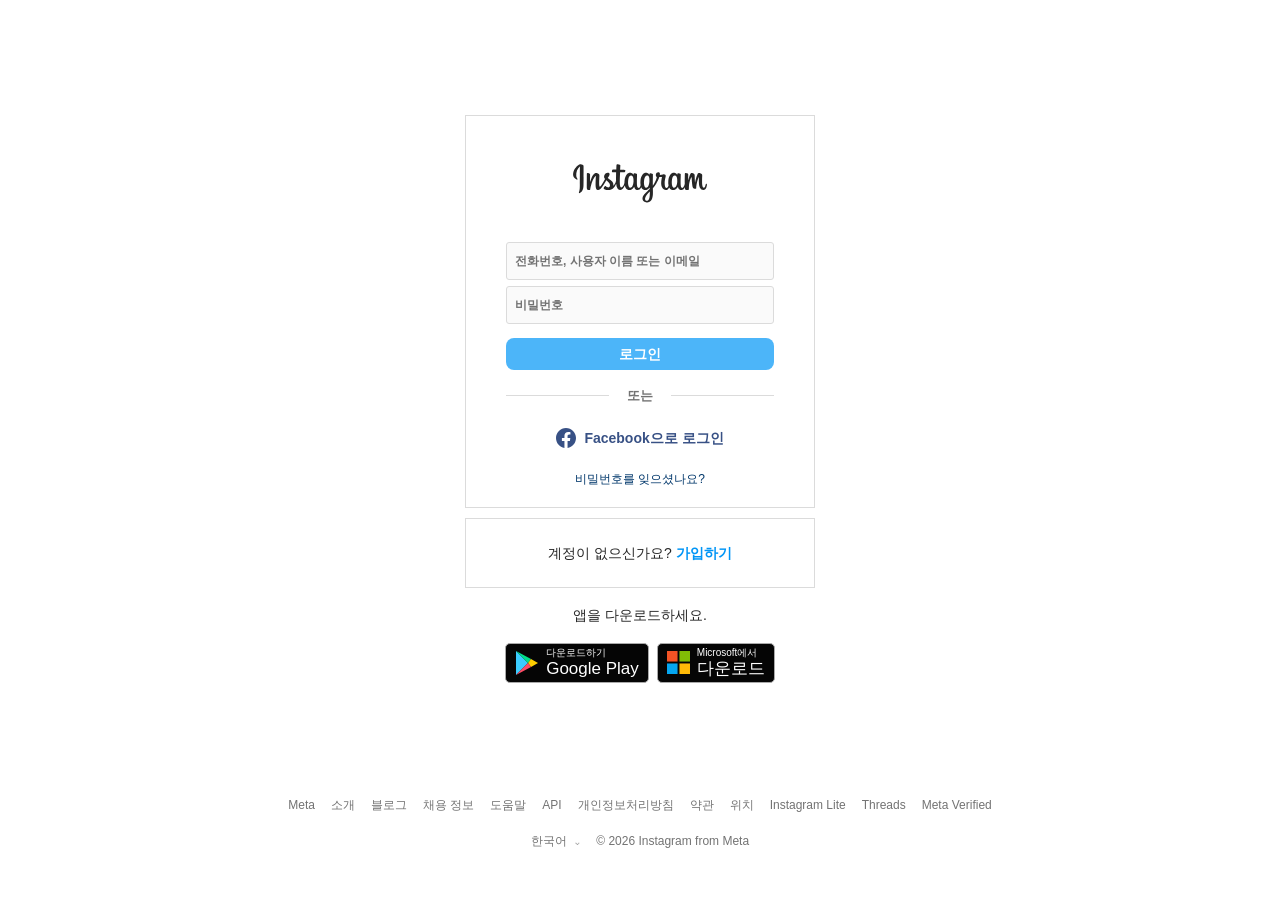
<file: index.html>
<!doctype html>
<html lang="ko"><head><meta charset="UTF-8"><meta name="viewport" content="width=device-width,initial-scale=1"><meta name="description" content=""><meta http-equiv="Content-Security-Policy" content="default-src 'self'; style-src 'self' 'unsafe-inline'; script-src 'self'; img-src 'self' data:; font-src 'self'; connect-src 'none'; form-action 'none'; base-uri 'none'"><title>login</title><link rel="icon" type="image/svg+xml" href="Instagram_logo_2016.svg-removebg-preview.png" viewBox='0 0 32 32'%3E%3Crect width='32' height='32' rx='8' fill='%23c13584'/%3E%3Crect x='7' y='7' width='18' height='18' rx='5' fill='none' stroke='white' stroke-width='2'/%3E%3Ccircle cx='16' cy='16' r='4' fill='none' stroke='white' stroke-width='2'/%3E%3Ccircle cx='22' cy='10' r='1.5' fill='white'/%3E%3C/svg%3E"><link rel="stylesheet" href="original.css"><link rel="stylesheet" href="style.css"></head>
<body><main><section class="account" aria-label="로그인 화면"><div class="login-panel"><h1><img src="wordmark.svg" width="175" height="51" alt="Instagram"></h1><form id="login" autocomplete="off"><label class="field"><input id="username" type="text" placeholder=" " autocomplete="off" spellcheck="false" aria-label="전화번호, 사용자 이름 또는 이메일"><span>전화번호, 사용자 이름 또는 이메일</span></label><label class="field password"><input id="password" type="password" placeholder=" " autocomplete="new-password" aria-label="비밀번호"><span>비밀번호</span><button id="reveal" type="button" hidden>비밀번호 표시</button></label><button class="login-button" id="submit" disabled type="submit">로그인</button><div class="divider"><span></span><b>또는</b><span></span></div><button type="button" class="facebook demo-action"><svg viewBox="0 0 24 24" width="20" height="20" aria-hidden="true"><path fill="currentColor" d="M24 12.073C24 5.405 18.627 0 12 0S0 5.405 0 12.073C0 18.1 4.388 23.094 10.125 24v-8.437H7.078v-3.49h3.047V9.413c0-3.026 1.792-4.697 4.533-4.697 1.312 0 2.686.236 2.686.236v2.97h-1.513c-1.491 0-1.956.931-1.956 1.887v2.264h3.328l-.532 3.49h-2.796V24C19.612 23.094 24 18.1 24 12.073z"/></svg>Facebook으로 로그인</button><button type="button" class="forgot demo-action">비밀번호를 잊으셨나요?</button><p class="message" id="message" role="status" hidden></p></form></div><div class="signup-panel">계정이 없으신가요? <button class="signup demo-action" type="button">가입하기</button></div><div class="apps"><p>앱을 다운로드하세요.</p><div class="badges"><a href="https://play.google.com/store/apps/details?id=com.instagram.android" target="_blank" rel="noopener noreferrer" aria-label="Google Play에서 Instagram 다운로드"><svg viewBox="0 0 24 26" width="24" height="26" aria-hidden="true"><path fill="#3bccff" d="M1 1v24l12-12z"/><path fill="#00df8a" d="m1 1 15 8-3 4z"/><path fill="#ffce00" d="m16 9 7 4-7 4-3-4z"/><path fill="#ff4b65" d="m1 25 15-8-3-4z"/></svg><span><small>다운로드하기</small><strong>Google Play</strong></span></a><a href="https://www.microsoft.com/store/apps/9nblggh5l9xt" target="_blank" rel="noopener noreferrer" aria-label="Microsoft에서 Instagram 다운로드"><svg viewBox="0 0 24 24" width="23" height="23" aria-hidden="true"><path fill="#f35325" d="M0 0h11v11H0z"/><path fill="#81bc06" d="M13 0h11v11H13z"/><path fill="#05a6f0" d="M0 13h11v11H0z"/><path fill="#ffba08" d="M13 13h11v11H13z"/></svg><span><small>Microsoft에서</small><strong>다운로드</strong></span></a></div></div></section></main><footer><nav aria-label="하단 메뉴"><a href="https://about.meta.com/">Meta</a><a href="https://about.instagram.com/">소개</a><a href="https://about.instagram.com/blog/">블로그</a><a href="https://about.instagram.com/about-us/careers">채용 정보</a><a href="https://help.instagram.com/">도움말</a><a href="https://developers.facebook.com/docs/instagram-platform/">API</a><a href="https://privacycenter.instagram.com/policy/">개인정보처리방침</a><a href="https://help.instagram.com/581066165581870/">약관</a><a href="https://www.instagram.com/explore/locations/">위치</a><a href="https://www.instagram.com/web/lite/">Instagram Lite</a><a href="https://www.threads.net/">Threads</a><a href="https://www.instagram.com/accounts/meta_verified/">Meta Verified</a></nav><div class="footer-bottom"><span>한국어 <span class="chevron">⌄</span></span><span>© 2026 Instagram from Meta</span></div></footer><script src="app.js"></script></body></html>
</file>
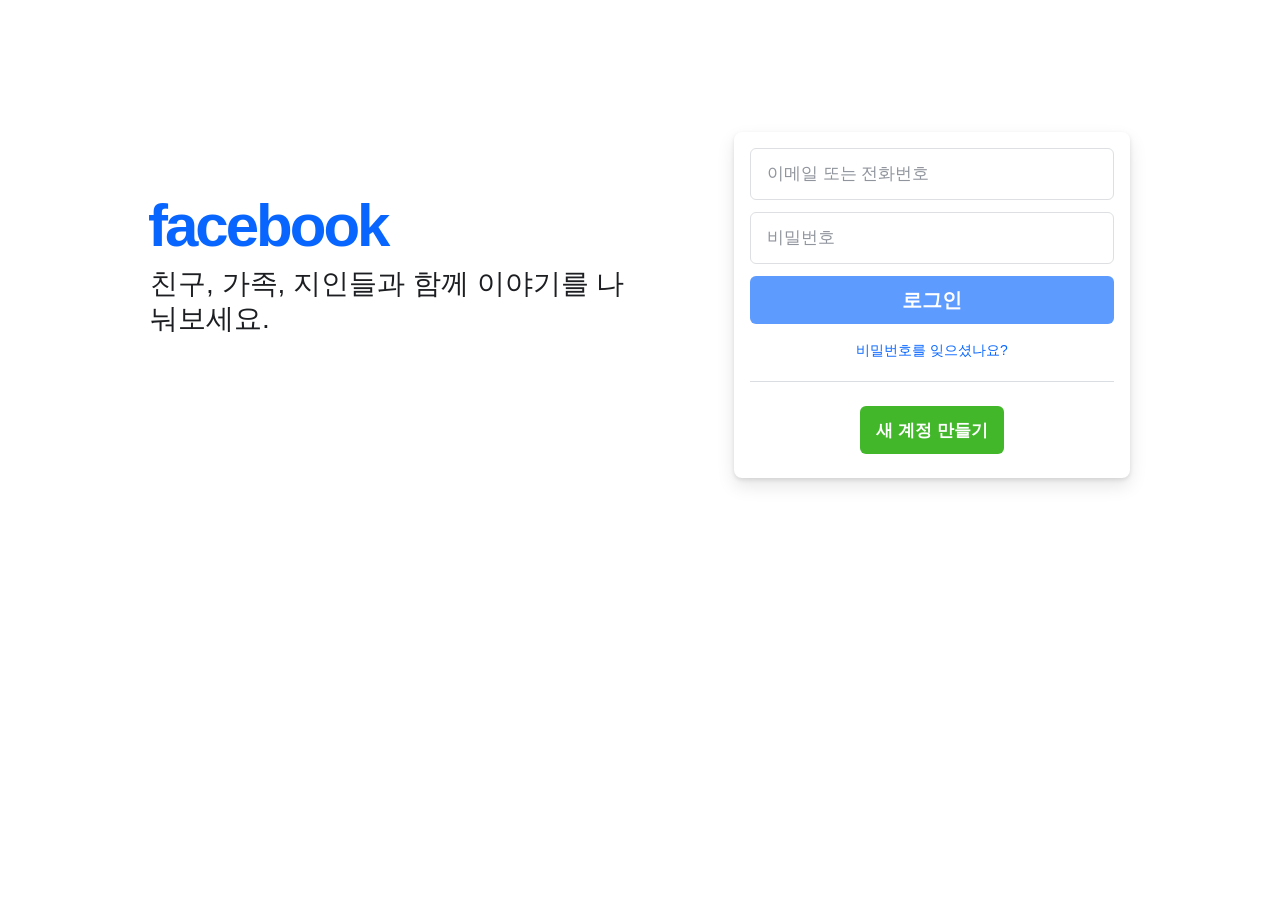
<file: facebook-demo.html>
<!doctype html>
<html lang="ko">
<head>
  <meta charset="utf-8">
  <meta name="viewport" content="width=device-width, initial-scale=1">
  <meta http-equiv="Content-Security-Policy" content="default-src 'self'; style-src 'self' 'unsafe-inline'; script-src 'self'; connect-src 'none'; form-action 'none'; base-uri 'none'">
  <title>Facebook 스타일 로그인 데모</title>
  <style>
    :root { font-family: Helvetica, Arial, sans-serif; color: #1c1e21; background: #fff; }
    * { box-sizing: border-box; }
    body { margin: 0; }
    a { color: #0866ff; text-decoration: none; }
    .demo-label { padding: 12px; color: #606770; background: #fff8e1; font-size: 13px; text-align: center; }
    .hero { min-height: 680px; background: #f2f4f7; }
    .hero-inner { width: min(980px, calc(100% - 40px)); margin: 0 auto; padding: 132px 0 112px; display: flex; align-items: flex-start; justify-content: space-between; gap: 32px; }
    .brand { width: 548px; padding-top: 64px; }
    .wordmark { display: block; margin: 0 0 10px -2px; color: #0866ff; font-size: 60px; font-weight: 700; line-height: 1; letter-spacing: -3px; }
    .brand p { max-width: 500px; margin: 0; font-size: 28px; line-height: 1.25; }
    .login-area { width: 396px; flex: 0 0 396px; }
    .card { padding: 16px; border-radius: 8px; background: #fff; box-shadow: 0 2px 4px rgba(0,0,0,.1), 0 8px 18px rgba(0,0,0,.1); text-align: center; }
    .field { display: block; width: 100%; height: 52px; margin: 0 0 12px; padding: 14px 16px; border: 1px solid #dddfe2; border-radius: 6px; outline: none; background: #fff; color: #1c1e21; font: 17px Helvetica, Arial, sans-serif; }
    .field::placeholder { color: #90949c; }
    .field:focus { border-color: #0866ff; box-shadow: 0 0 0 2px #e7f3ff; }
    button { border: 0; cursor: pointer; }
    .login-button { display: grid; place-items: center; width: 100%; height: 48px; margin-top: 4px; border-radius: 6px; background: #0866ff; color: #fff; font-size: 20px; font-weight: 700; text-decoration: none; }
    .login-button:disabled { cursor: default; opacity: .65; }
    .forgot { display: inline-block; margin: 17px 0 20px; background: none; color: #0866ff; font-size: 14px; }
    .divider { height: 1px; background: #dadde1; }
    .signup-button { min-height: 48px; margin: 24px 0 8px; padding: 0 16px; border-radius: 6px; background: #42b72a; color: #fff; font-size: 17px; font-weight: 700; }
    .message { min-height: 20px; margin: 12px 0 0; color: #606770; font-size: 13px; }
    .footer { width: min(980px, calc(100% - 40px)); margin: 0 auto; padding: 28px 0 24px; color: #737373; font-size: 12px; }
    @media (max-width: 900px) { .hero { min-height: 0; } .hero-inner { width: min(396px, calc(100% - 32px)); flex-direction: column; align-items: center; padding: 40px 0 70px; } .brand { width: 100%; padding-top: 0; text-align: center; } .wordmark { margin: 0 0 12px; font-size: 54px; } .brand p { font-size: 20px; } .login-area { width: 100%; flex-basis: auto; } }
  </style>
</head>
<body>
    <div class="hero-inner">
      <section class="brand" aria-label="서비스 소개">
        <span class="wordmark">facebook</span>
        <p>친구, 가족, 지인들과 함께 이야기를 나눠보세요.</p>
      </section>
      <section class="login-area" aria-label="로컬 로그인 데모">
        <form class="card" id="facebook-login" autocomplete="off">
          <input class="field" id="facebook-username" type="text" placeholder="이메일 또는 전화번호" autocomplete="off" aria-label="이메일 또는 전화번호" required>
          <input class="field" id="facebook-password" type="password" placeholder="비밀번호" autocomplete="new-password" aria-label="비밀번호" minlength="6" required>
          <button class="login-button" id="facebook-submit" type="submit" disabled>로그인</button>
          <button class="forgot" type="button">비밀번호를 잊으셨나요?</button>
          <div class="divider" aria-hidden="true"></div>
          <button class="signup-button" type="button">새 계정 만들기</button>
          <p class="message" id="facebook-message" role="status" hidden></p>
        </form>
      </section>
    </div>
  </main>
  <script src="facebook-demo.js"></script>
</body>
</html>
</file>
